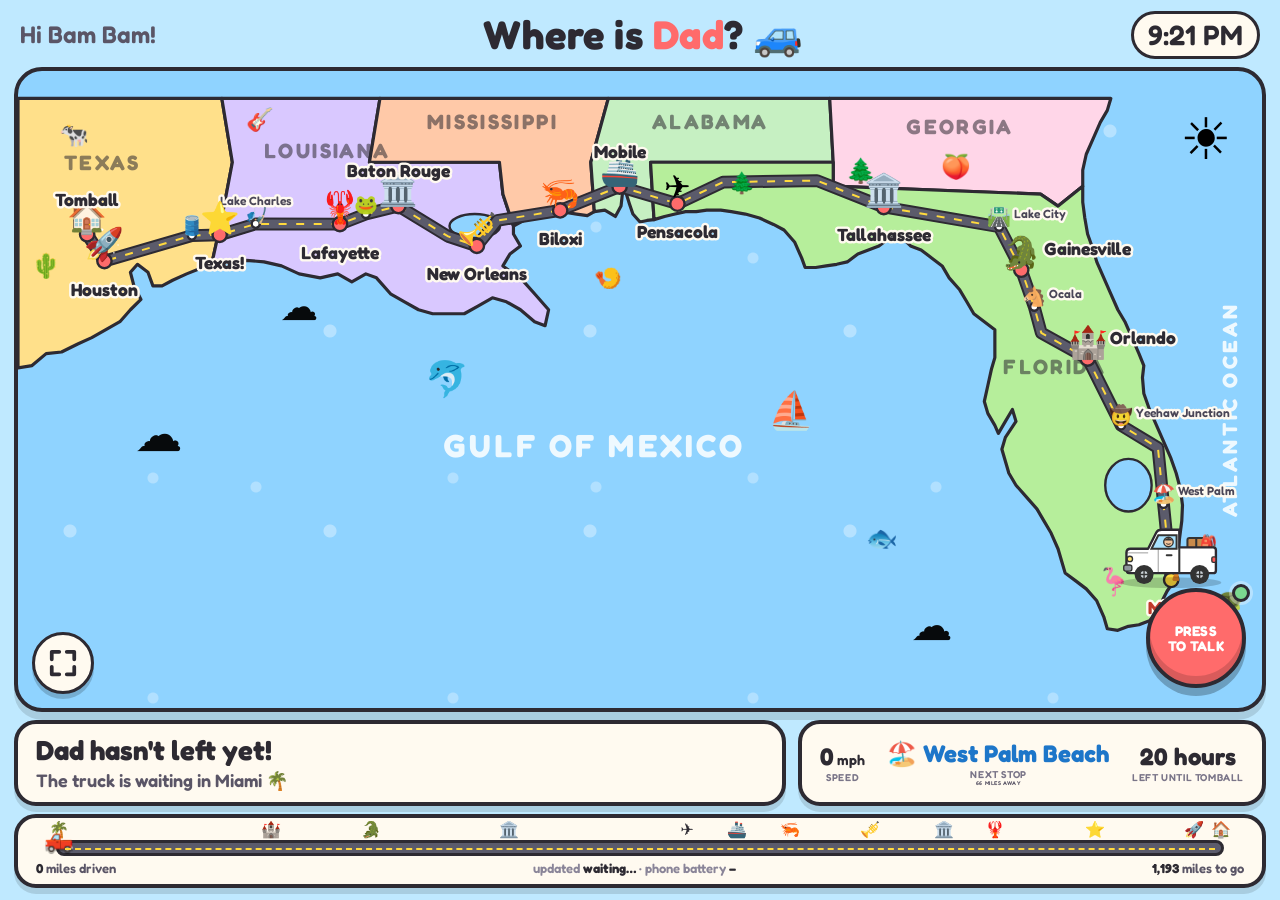
<file: index.html>
<!DOCTYPE html>
<html lang="en">
<head>
  <meta charset="utf-8">
  <title>Where is Dad?</title>
  <meta name="viewport" content="width=device-width, initial-scale=1, viewport-fit=cover, user-scalable=no">
  <meta name="apple-mobile-web-app-capable" content="yes">
  <meta name="apple-mobile-web-app-status-bar-style" content="black-translucent">
  <meta name="apple-mobile-web-app-title" content="Where is Dad?">
  <meta name="theme-color" content="#bfe9ff">
  <link rel="manifest" href="manifest.webmanifest">
  <link rel="icon" href="assets/icon.svg" type="image/svg+xml">
  <link rel="apple-touch-icon" href="assets/apple-touch-icon.png">
  <link rel="preconnect" href="https://fonts.googleapis.com">
  <link rel="preconnect" href="https://fonts.gstatic.com" crossorigin>
  <link href="https://fonts.googleapis.com/css2?family=Fredoka:wght@400;600;700&display=swap" rel="stylesheet">
  <link rel="stylesheet" href="assets/radio.css">
  <link rel="stylesheet" href="assets/style.css">
</head>
<body>
  <div id="app">
    <header>
      <div id="greeting">Hi!</div>
      <h1>Where is <span id="driver-name">Dad</span>? 🚙</h1>
      <div id="clock">--:--</div>
    </header>

    <div id="map-wrap">
      <div id="offline" hidden>📶 Reconnecting…</div>
      <div id="demo-badge" hidden>DEMO TRIP</div>
      <div id="sound-pill" hidden>🔔 Tap anywhere to turn sound on</div>
      <button id="zoom-back" class="pill-btn" type="button" hidden>⬅ Whole trip</button>
      <div id="state-pill" hidden><span id="sp-emoji"></span> <b id="sp-name"></b> <span id="sp-text"></span></div>
      <div id="state-banner" hidden><div class="sb-big">🚚 BEEP BEEP!</div><div class="sb-small">Welcome to <b id="sb-state">Texas</b>!</div></div>
      <svg id="map" xmlns="http://www.w3.org/2000/svg" preserveAspectRatio="xMidYMid meet"></svg>
      <button id="fullmap-btn" class="map-btn" type="button" aria-label="Big map" title="Big map">
        <svg class="ico-expand" viewBox="0 0 24 24" width="30" height="30" fill="none" stroke="currentColor" stroke-width="3" stroke-linecap="round" stroke-linejoin="round"><path d="M9 3H3v6M15 3h6v6M9 21H3v-6M15 21h6v-6"/></svg>
        <svg class="ico-collapse" viewBox="0 0 24 24" width="30" height="30" fill="none" stroke="currentColor" stroke-width="3" stroke-linecap="round" stroke-linejoin="round"><path d="M3 9h6V3M21 9h-6V3M3 15h6v6M21 15h-6v6"/></svg>
      </button>
    </div>

    <div id="dash">
      <div id="where" class="card">
        <h2 id="headline">Looking for Dad…</h2>
        <p id="subline"></p>
        <p id="fact"></p>
      </div>

      <div id="radio" class="card"></div>

      <div id="stats" class="card">
        <div class="stat"><div class="v"><span id="speed">–</span><small> mph</small></div><div class="k">Speed</div></div>
        <div class="stat"><div class="v" id="next-name">–</div><div class="k">Next stop <span id="next-miles"></span></div></div>
        <div class="stat"><div class="v" id="eta">–</div><div class="k" id="eta-label">left until Tomball</div></div>
      </div>

      <div id="progress" class="card">
        <div id="pb">
          <div id="pb-fill"></div>
          <div id="pb-marks"></div>
          <div id="pb-truck">🛻</div>
        </div>
        <div id="pb-text">
          <span><b id="miles-done">0</b> miles driven</span>
          <span class="pb-mid">updated <b id="updated">–</b> · phone battery <b id="battery">–</b></span>
          <span><b id="miles-left">0</b> miles to go</span>
        </div>
      </div>
    </div>
  </div>
  <div id="confetti"></div>

  <script src="assets/config.js"></script>
  <script src="assets/map.js"></script>
  <script src="assets/radio.js"></script>
  <script src="assets/app.js"></script>
  <script>
    window.RADIO.mount(document.getElementById("radio"), { role: "kid", mode: "hold", api: "api/radio.php", reloadOnDeploy: false });
  </script>
</body>
</html>
</file>
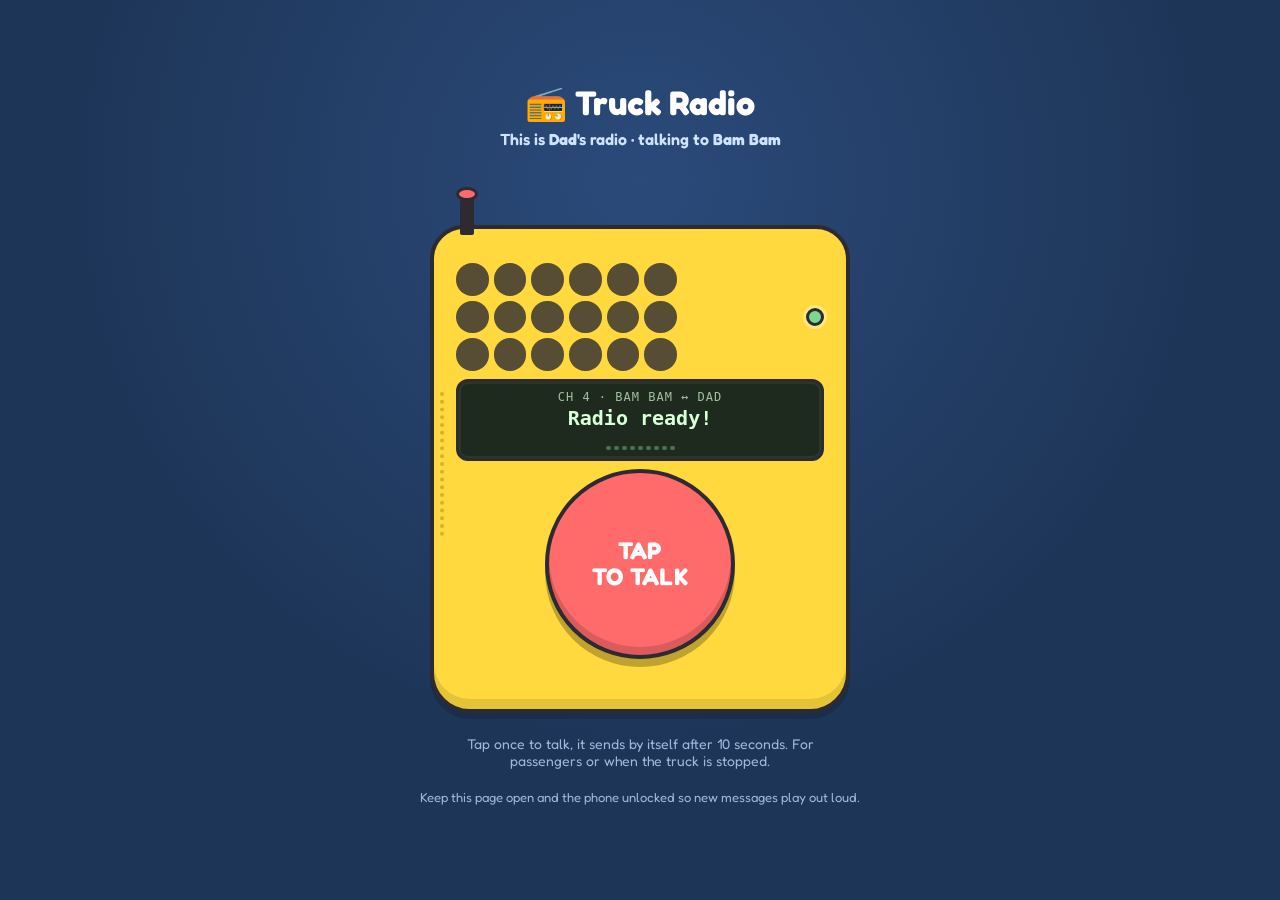
<file: radio/index.html>
<!DOCTYPE html>
<html lang="en">
<head>
  <meta charset="utf-8">
  <title>Truck Radio</title>
  <meta name="viewport" content="width=device-width, initial-scale=1, viewport-fit=cover, user-scalable=no">
  <meta name="apple-mobile-web-app-capable" content="yes">
  <meta name="apple-mobile-web-app-status-bar-style" content="black-translucent">
  <meta name="apple-mobile-web-app-title" content="Truck Radio">
  <meta name="theme-color" content="#1d3557">
  <link rel="icon" href="../assets/icon.svg" type="image/svg+xml">
  <link rel="apple-touch-icon" href="../assets/apple-touch-icon.png">
  <link rel="preconnect" href="https://fonts.googleapis.com">
  <link rel="preconnect" href="https://fonts.gstatic.com" crossorigin>
  <link href="https://fonts.googleapis.com/css2?family=Fredoka:wght@400;600;700&display=swap" rel="stylesheet">
  <link rel="stylesheet" href="../assets/radio.css">
  <style>
    :root { --ink: #2d2a32; --paper: #fffaf0; --red: #ff6b6b; --yellow: #ffd93d; --orange: #ffb347; }
    * { box-sizing: border-box; }
    html, body { height: 100%; margin: 0; }
    body {
      font-family: "Fredoka", "Arial Rounded MT Bold", system-ui, sans-serif; color: var(--ink);
      background: #1d3557 radial-gradient(circle at 50% 20%, #2b4a7a 0, #1d3557 60%);
      display: flex; flex-direction: column; align-items: center; justify-content: center;
      padding: max(16px, env(safe-area-inset-top)) 16px max(16px, env(safe-area-inset-bottom));
      -webkit-user-select: none; user-select: none; -webkit-touch-callout: none;
    }
    h1 { color: #fff; font-size: clamp(22px, 5vw, 34px); margin: 0 0 6px; text-align: center; }
    .who { color: #cfe3ff; font-weight: 600; margin: 0 0 40px; text-align: center; }
    .who a { color: #ffd93d; }
    #radio { width: 100%; max-width: 420px; margin-top: 36px; }
    #radio .walkie { max-width: 420px; padding: 34px 22px 18px; }
    #radio .ptt { width: 190px; height: 190px; font-size: 24px; }
    #radio .scr-status { font-size: 20px; }
    #radio .scr-chan { font-size: 12px; }
    .safety { color: #9fb8dd; font-size: 14px; text-align: center; margin-top: 22px; max-width: 420px; }
    .keepon { color: #9fb8dd; font-size: 13px; text-align: center; margin-top: 6px; }
    @media (max-height: 600px) { .who { margin-bottom: 10px; } #radio { margin-top: 20px; } #radio .ptt { width: 140px; height: 140px; font-size: 18px; } .safety { display: none; } }
  </style>
</head>
<body>
  <h1>📻 Truck Radio</h1>
  <p class="who" id="who"></p>
  <div id="radio"></div>
  <p class="safety">Tap once to talk, it sends by itself after 10 seconds. For passengers or when the truck is stopped.</p>
  <p class="keepon">Keep this page open and the phone unlocked so new messages play out loud.</p>

  <script src="../assets/config.js"></script>
  <script src="../assets/radio.js"></script>
  <script>
    (function () {
      const q = new URLSearchParams(location.search);
      const role = q.get("who") === "kid" ? "kid" : "dad";
      const T = window.TRIP || {};
      const me = role === "dad" ? (T.driverName || "Dad") : (T.kidName || "Bam Bam");
      const them = role === "dad" ? (T.kidName || "Bam Bam") : (T.driverName || "Dad");
      document.getElementById("who").innerHTML = `This is <b>${me}</b>'s radio · talking to <b>${them}</b>` +
        (role === "dad" ? "" : ` · <a href="./">switch to Dad</a>`);
      window.RADIO.mount(document.getElementById("radio"), { role, mode: role === "dad" ? "tap" : "hold", api: "../api/radio.php" });
      // keep the screen awake where supported
      if (navigator.wakeLock) {
        const lock = () => navigator.wakeLock.request("screen").catch(() => {});
        document.addEventListener("click", lock, { once: true });
        document.addEventListener("visibilitychange", () => { if (!document.hidden) lock(); });
      }
    })();
  </script>
</body>
</html>
</file>
<file: assets/radio.css>
/* ============================================================
   Where is Dad?  —  the chubby walkie-talkie
   Used by the #radio card on the map and by /radio/ (Dad's page).
   ============================================================ */
.walkie-root { display: flex; align-items: stretch; justify-content: center; min-width: 0; }
.walkie {
  --body: var(--yellow, #ffd93d);
  position: relative;
  display: flex; flex-direction: column; align-items: center; gap: 8px;
  width: 100%; max-width: 300px;
  background: var(--body);
  border: 4px solid var(--ink, #2d2a32);
  border-radius: 34px 34px 40px 40px;
  padding: 26px 16px 14px;
  box-shadow: inset 0 -10px 0 rgba(0,0,0,.10), 0 6px 0 rgba(0,0,0,.14);
  font-family: inherit;
  -webkit-user-select: none; user-select: none; -webkit-touch-callout: none;
}
.walkie::before {                                   /* side grip stripes */
  content: ""; position: absolute; left: 6px; top: 34%; width: 8px; height: 30%;
  border-left: 4px dotted rgba(0,0,0,.18);
}
.antenna { position: absolute; top: -34px; left: 26px; width: 14px; height: 40px; background: var(--ink, #2d2a32); border-radius: 7px 7px 2px 2px; }
.antenna-tip { position: absolute; top: -42px; left: 22px; width: 22px; height: 14px; background: var(--red, #ff6b6b); border: 3px solid var(--ink, #2d2a32); border-radius: 50%; }

.w-top { width: 100%; display: flex; align-items: center; justify-content: space-between; gap: 10px; }
.grille { display: grid; grid-template-columns: repeat(6, 1fr); gap: 5px; width: 60%; }
.grille i { display: block; aspect-ratio: 1; border-radius: 50%; background: var(--ink, #2d2a32); opacity: .8; }
.led { width: 18px; height: 18px; border-radius: 50%; background: #7bd88f; border: 3px solid var(--ink, #2d2a32); box-shadow: 0 0 0 3px rgba(255,255,255,.35); transition: background .2s; }
.is-receiving .led { background: #ff5a5a; animation: ledBlink .5s steps(2) infinite; }
.is-recording .led { background: #ff5a5a; }
.is-sending .led { background: var(--orange, #ffb347); }
.is-error .led { background: #999; }

.screen {
  width: 100%; background: #1f2a1f; color: #d9ffd9; border: 3px solid var(--ink, #2d2a32); border-radius: 12px;
  padding: 8px 10px; text-align: center; box-shadow: inset 0 0 0 2px rgba(255,255,255,.06);
  font-family: ui-monospace, Menlo, monospace;
}
.scr-chan { font-size: 10px; letter-spacing: 1px; opacity: .7; }
.scr-status { font-size: 15px; font-weight: 700; margin-top: 2px; min-height: 1.3em; font-family: inherit; }
.scr-wave { display: flex; justify-content: center; gap: 3px; height: 14px; margin-top: 4px; align-items: flex-end; opacity: .35; }
.scr-wave b { width: 5px; height: 4px; background: #9dffb0; border-radius: 2px; }
.is-receiving .scr-wave, .is-recording .scr-wave { opacity: 1; }
.is-receiving .scr-wave b, .is-recording .scr-wave b { animation: wave .7s ease-in-out infinite; }
.scr-wave b:nth-child(2n) { animation-delay: .12s; } .scr-wave b:nth-child(3n) { animation-delay: .24s; } .scr-wave b:nth-child(5n) { animation-delay: .36s; }
.is-error .screen { color: #ffd6d6; }

.ptt {
  --p: 0;
  position: relative; width: 132px; height: 132px; border-radius: 50%;
  background: var(--red, #ff6b6b); color: #fff;
  border: 4px solid var(--ink, #2d2a32);
  box-shadow: 0 8px 0 rgba(0,0,0,.25), inset 0 -8px 0 rgba(0,0,0,.15);
  font: inherit; font-weight: 700; font-size: 17px; line-height: 1.1; letter-spacing: .5px;
  cursor: pointer; touch-action: none; -webkit-tap-highlight-color: transparent;
  display: flex; align-items: center; justify-content: center; flex-direction: column;
  transition: transform .08s ease, box-shadow .08s ease;
}
.ptt:active, .is-recording .ptt { transform: translateY(6px); box-shadow: 0 2px 0 rgba(0,0,0,.25), inset 0 -4px 0 rgba(0,0,0,.15); }
.ptt-ring {
  position: absolute; inset: -12px; border-radius: 50%; pointer-events: none;
  background: conic-gradient(var(--ink, #2d2a32) calc(var(--p) * 360deg), transparent 0);
  -webkit-mask: radial-gradient(farthest-side, transparent calc(100% - 8px), #000 calc(100% - 7px));
          mask: radial-gradient(farthest-side, transparent calc(100% - 8px), #000 calc(100% - 7px));
  opacity: 0;
}
.is-recording .ptt-ring { opacity: 1; }
.is-recording .ptt { animation: pttPulse 1s ease-in-out infinite; }
.is-sending .ptt { background: var(--orange, #ffb347); }
.ptt-timer { position: absolute; bottom: 14px; font-size: 13px; opacity: .9; }

.history { display: flex; flex-wrap: wrap; gap: 6px; justify-content: center; min-height: 24px; }
.chip {
  font: inherit; font-size: 12px; font-weight: 600; padding: 3px 9px; border-radius: 999px;
  border: 2px solid var(--ink, #2d2a32); background: var(--paper, #fffaf0); color: var(--ink, #2d2a32); cursor: pointer;
}
.chip.theirs { background: #dff3ff; }
.chip small { opacity: .6; font-weight: 500; }

@keyframes ledBlink { to { background: #ffb3b3; } }
@keyframes wave { 0%,100% { height: 4px; } 50% { height: 14px; } }
@keyframes pttPulse { 0%,100% { filter: brightness(1); } 50% { filter: brightness(1.15); } }

/* ---------- compact (horizontal) variant: portrait phones, short screens ---------- */
.walkie.compact, .compact .walkie {
  flex-direction: row; flex-wrap: wrap; max-width: none; padding: 14px 14px 12px 18px; gap: 8px 14px; border-radius: 28px;
}
.compact .w-top { width: auto; flex: 0 0 auto; order: 1; }
.compact .grille { width: 70px; }
.compact .screen { flex: 1 1 140px; order: 2; }
.compact .ptt { order: 3; width: 92px; height: 92px; font-size: 13px; }
.compact .history { order: 4; width: 100%; }
.compact .antenna { top: -26px; height: 32px; }
.compact .antenna-tip { top: -34px; }
</file>
<file: assets/style.css>
/* ============================================================
   Where is Dad?  —  looks
   Big, bright, rounded. Built for a wall-mounted iPad.
   ============================================================ */
:root {
  --sky: #bfe9ff;
  --water: #8fd3ff;
  --ink: #2d2a32;
  --paper: #fffaf0;
  --road: #5b5b6b;
  --yellow: #ffd93d;
  --red: #ff6b6b;
  --green: #6bd47a;
  --blue: #4cb5ff;
  --purple: #b48bff;
  --orange: #ffb347;
}
* { box-sizing: border-box; }
[hidden] { display: none !important; }
html, body { height: 100%; margin: 0; }
body {
  font-family: "Fredoka", "Arial Rounded MT Bold", "Nunito", system-ui, sans-serif;
  color: var(--ink);
  background: var(--sky);
  overflow: hidden;
  -webkit-user-select: none; user-select: none;
  -webkit-touch-callout: none;
}

/* ---------- layout ---------- */
#app {
  display: flex; flex-direction: column;
  height: 100vh; height: 100dvh;
  padding: 10px 14px 12px;
  gap: 8px;
}
header {
  display: flex; align-items: center; justify-content: space-between;
  padding: 0 6px;
}
header h1 { margin: 0; font-size: clamp(22px, 3.4vw, 40px); font-weight: 700; letter-spacing: .5px; }
header h1 span { color: var(--red); }
#greeting { font-size: clamp(16px, 2vw, 24px); font-weight: 600; color: #5a5566; }
#clock { font-size: clamp(18px, 2.4vw, 28px); font-weight: 600; background: var(--paper); padding: 4px 14px; border-radius: 999px; border: 3px solid var(--ink); }

#map-wrap {
  flex: 1 1 auto; min-height: 0;
  background: var(--water);
  border: 4px solid var(--ink);
  border-radius: 28px;
  overflow: hidden; position: relative;
  box-shadow: 0 8px 0 rgba(0,0,0,.12);
  background-image: radial-gradient(circle at 20% 30%, rgba(255,255,255,.35) 0 6px, transparent 7px),
                    radial-gradient(circle at 70% 60%, rgba(255,255,255,.3) 0 5px, transparent 6px),
                    radial-gradient(circle at 45% 85%, rgba(255,255,255,.3) 0 5px, transparent 6px);
  background-size: 260px 200px, 340px 260px, 300px 220px;
}
#map { width: 100%; height: 100%; display: block; --kz: 1; }   /* --kz shrinks labels/strokes while zoomed in */

/* ---------- map art ---------- */
.state { stroke: var(--ink); stroke-width: calc(4px / var(--kz)); stroke-linejoin: round; cursor: pointer; transition: opacity .5s; }
.state.dim { opacity: .55; }
.state-name { font-weight: 700; font-size: calc(var(--fs) / var(--kz)); fill: rgba(45,42,50,.55); text-anchor: middle; letter-spacing: 3px; pointer-events: none; }
.lake { fill: var(--water); stroke: var(--ink); stroke-width: calc(3px / var(--kz)); pointer-events: none; }
.sea-name { font-weight: 700; font-size: calc(var(--fs) / var(--kz)); fill: rgba(255,255,255,.85); text-anchor: middle; letter-spacing: 4px; pointer-events: none; }
.road-edge { fill: none; stroke: var(--ink); stroke-width: calc(16px / var(--kz)); stroke-linejoin: round; stroke-linecap: round; pointer-events: none; }
.road { fill: none; stroke: var(--road); stroke-width: calc(11px / var(--kz)); stroke-linejoin: round; stroke-linecap: round; pointer-events: none; }
.road-dash { fill: none; stroke: var(--yellow); stroke-width: calc(2.5px / var(--kz)); stroke-dasharray: 10 12; stroke-linejoin: round; pointer-events: none; }
.trail { fill: none; stroke: var(--orange); stroke-width: calc(5px / var(--kz)); stroke-dasharray: 1 10; stroke-linecap: round; opacity: .9; pointer-events: none; }
.landmark { pointer-events: none; }
.landmark .pin { r: calc(var(--r) / var(--kz)); }
.lm-emoji, .lm-name { font-size: calc(var(--fs) / var(--kz)); }

.landmark .pin { fill: var(--red); stroke: var(--ink); stroke-width: calc(3px / var(--kz)); }
.landmark.minor .pin { fill: #fff; }
.landmark .lm-name { font-weight: 700; fill: var(--ink); paint-order: stroke; stroke: var(--paper); stroke-width: calc(6px / var(--kz)); stroke-linejoin: round; }
.landmark.minor .lm-name { font-weight: 600; fill: #4a4657; }
.landmark.minor .lm-emoji { opacity: .95; }
.landmark.active .pin { fill: var(--yellow); animation: pulse 1.2s ease-in-out infinite; transform-box: fill-box; transform-origin: center; }
.landmark.active .lm-emoji { animation: hop .9s ease-in-out infinite; transform-box: fill-box; transform-origin: 50% 100%; }
.landmark.active .lm-name { fill: #c0392b; }

.doodle { pointer-events: none; font-size: calc(var(--fs) / var(--kz)); }
.doodle.bob { animation: bob 3s ease-in-out infinite; transform-box: fill-box; transform-origin: center; }
.doodle.bob.slow { animation-duration: 5s; }
.doodle.sun { animation: spin 40s linear infinite; transform-box: fill-box; transform-origin: center; }
.doodle.cloud { opacity: .95; animation: drift 60s linear infinite; }
.doodle.cloud.c2 { animation-duration: 85s; animation-delay: -30s; }
.doodle.cloud.c3 { animation-duration: 70s; animation-delay: -50s; }

/* ---------- truck ---------- */
.truck-pos { transition: transform 3s linear; }
.truck .tap-target { pointer-events: all; cursor: pointer; }
.truck-hop { transform-box: fill-box; transform-origin: 50% 100%; }
.truck-hop.hop { animation: truckHop .75s cubic-bezier(.25,1.5,.5,1) both; }
@keyframes truckHop {
  0%   { transform: translateY(0) scale(1, 1); }
  15%  { transform: translateY(0) scale(1.15, .8); }
  45%  { transform: translateY(-48px) scale(.92, 1.12); }
  70%  { transform: translateY(0) scale(1.08, .9); }
  85%  { transform: translateY(-8px) scale(1, 1); }
  100% { transform: translateY(0) scale(1, 1); }
}
.truck .paint { fill: #ffffff; stroke: var(--ink); stroke-width: 3.5; stroke-linejoin: round; }
.truck .shadow { fill: rgba(0,0,0,.18); }
.truck .puff { fill: rgba(255,255,255,.85); stroke: rgba(45,42,50,.35); stroke-width: 2; opacity: 0; }
.truck.moving .puff { animation: puff 1.4s ease-out infinite; }
.truck.moving .puff.p2 { animation-delay: .45s; }
.truck.moving .puff.p3 { animation-delay: .9s; }
.truck.moving .body-bounce { animation: jiggle .35s ease-in-out infinite; }
.truck.moving .spokes { animation: spin .5s linear infinite; transform-box: fill-box; transform-origin: center; }
body.stale .truck { opacity: .75; }
body.stale .truck .paint { fill: #eef0f3; }

/* ---------- dashboard ---------- */
#dash {
  flex: 0 0 auto;
  display: grid;
  grid-template-columns: 1.25fr 0.72fr 1fr;
  grid-template-rows: auto auto;
  gap: 10px 14px;
}
#progress { grid-column: 1 / -1; }
#radio.card { padding: 30px 10px 10px; display: flex; align-items: stretch; justify-content: center; background: var(--paper); overflow: visible; }
#radio .walkie { max-width: 260px; padding-top: 18px; }
#radio .ptt { width: 112px; height: 112px; font-size: 15px; }
#radio .grille { width: 56%; }
#radio .history { display: none; }              /* keep the map card tidy; chips live on /radio/ */
#radio .antenna { top: -30px; height: 36px; }
#radio .antenna-tip { top: -38px; }
.card {
  background: var(--paper);
  border: 4px solid var(--ink);
  border-radius: 22px;
  padding: 12px 18px;
  box-shadow: 0 6px 0 rgba(0,0,0,.12);
}
#where { display: flex; flex-direction: column; justify-content: center; min-height: 0; }
#headline { font-size: clamp(24px, 3.6vw, 46px); font-weight: 700; line-height: 1.12; margin: 0; }
#subline { font-size: clamp(16px, 2vw, 26px); font-weight: 600; color: #5a5566; margin: 6px 0 0; }
#fact { font-size: clamp(14px, 1.7vw, 22px); margin: 8px 0 0; color: #3f3b4a; background: #fff3c4; border-radius: 12px; padding: 6px 12px; display: inline-block; }

#stats { display: grid; grid-template-columns: 0.8fr 1.3fr 1fr; gap: 8px; padding: 10px 12px; align-items: center; }
.stat { text-align: center; }
.stat .v { font-size: clamp(18px, 2.2vw, 30px); font-weight: 700; line-height: 1.05; overflow-wrap: anywhere; }
.stat .k { font-size: clamp(11px, 1.2vw, 15px); font-weight: 600; text-transform: uppercase; letter-spacing: 1px; color: #7a7588; margin-top: 2px; }
.stat .v small { font-size: 60%; font-weight: 600; }
#next-name { color: #1d76c9; }
#next-miles { display:block; font-size: 55%; font-weight: 600; color: #5a5566; }

#progress { padding: 10px 18px 8px; }
#pb { position: relative; height: 22px; background: var(--road); border: 3px solid var(--ink); border-radius: 999px; margin: 22px 26px 6px; }
#pb::after { content: ""; position: absolute; inset: 7px 6px; border-top: 3px dashed var(--yellow); }
#pb-fill { position: absolute; left: 0; top: 0; bottom: 0; background: var(--green); border-radius: 999px; transition: width 3s linear; }
#pb-marks { position: absolute; inset: 0; }
.pb-mark { position: absolute; top: -30px; transform: translateX(-50%); font-size: 20px; line-height: 1; }
#pb-truck { position: absolute; top: -20px; transform: translateX(-50%); font-size: 30px; line-height: 1; transition: left 3s linear; filter: drop-shadow(0 2px 0 rgba(0,0,0,.3)); }
#pb-text { display: flex; justify-content: space-between; gap: 12px; font-weight: 600; font-size: clamp(12px, 1.4vw, 17px); color: #5a5566; white-space: nowrap; }
.pb-mid { color: #8a8598; }
#pb-text b { color: var(--ink); }

/* ---------- little badges ---------- */
#offline, #demo-badge {
  position: absolute; top: 12px; left: 16px; z-index: 5;
  background: var(--yellow); border: 3px solid var(--ink); border-radius: 999px;
  padding: 4px 12px; font-weight: 700; font-size: 15px;
}
#demo-badge { background: var(--purple); color: #fff; }

/* ---------- big-map button + map-only mode ---------- */
.map-btn {
  position: absolute; left: 14px; bottom: 14px; z-index: 6;
  width: 62px; height: 62px; border-radius: 50%;
  background: var(--paper); color: var(--ink);
  border: 3px solid var(--ink); box-shadow: 0 5px 0 rgba(0,0,0,.18);
  display: flex; align-items: center; justify-content: center;
  cursor: pointer; -webkit-tap-highlight-color: transparent; touch-action: manipulation;
  transition: transform .15s ease;
}
.map-btn:active { transform: translateY(3px); box-shadow: 0 2px 0 rgba(0,0,0,.18); }
.map-btn .ico-collapse { display: none; }
body.fullmap .map-btn .ico-expand { display: none; }
body.fullmap .map-btn .ico-collapse { display: block; }
body.fullmap .map-btn { background: var(--yellow); }

body.fullmap #app { display: block; padding: 0; gap: 0; height: 100vh; height: 100dvh; }
body.fullmap header, body.fullmap #dash { display: none; }
/* in big-map mode the walkie-talkie shrinks to a floating button, bottom-right */
body.fullmap #dash { display: contents; }
body.fullmap #where, body.fullmap #stats, body.fullmap #progress { display: none; }
body.fullmap #radio.card {
  position: fixed; right: max(14px, env(safe-area-inset-right)); bottom: max(14px, env(safe-area-inset-bottom)); z-index: 6;
  padding: 0; border: 0; box-shadow: none; background: transparent; width: auto;
}
body.fullmap #radio .walkie { background: transparent; border: 0; box-shadow: none; padding: 0; gap: 0; width: auto; }
body.fullmap #radio .walkie::before, body.fullmap #radio .antenna, body.fullmap #radio .antenna-tip,
body.fullmap #radio .grille, body.fullmap #radio .history { display: none; }
body.fullmap #radio .w-top { position: absolute; right: -4px; top: -4px; width: auto; }
body.fullmap #radio .screen { position: absolute; right: 0; bottom: 100%; margin-bottom: 10px; width: 220px; display: none; }
body.fullmap #radio .walkie.is-recording .screen, body.fullmap #radio .walkie.is-receiving .screen,
body.fullmap #radio .walkie.is-sending .screen, body.fullmap #radio .walkie.is-error .screen { display: block; }
body.fullmap #radio .ptt { width: 96px; height: 96px; font-size: 13px; }
body.fullmap #map-wrap {
  width: 100%; height: 100%; min-height: 0; flex: none; aspect-ratio: auto;
  border: 0; border-radius: 0; box-shadow: none;
}
body.fullmap #offline, body.fullmap #demo-badge { top: max(12px, env(safe-area-inset-top)); left: max(16px, env(safe-area-inset-left)); }
body.fullmap .map-btn { left: max(14px, env(safe-area-inset-left)); bottom: max(14px, env(safe-area-inset-bottom)); }
body.fullmap .pill-btn { right: max(16px, env(safe-area-inset-right)); top: max(12px, env(safe-area-inset-top)); }
body.fullmap #state-pill { bottom: max(16px, env(safe-area-inset-bottom)); }

/* ---------- state close-up ---------- */
.pill-btn {
  position: absolute; right: 16px; top: 12px; z-index: 6;
  background: var(--paper); color: var(--ink); border: 3px solid var(--ink); border-radius: 999px;
  padding: 8px 16px; font: inherit; font-weight: 700; font-size: 17px; cursor: pointer;
  box-shadow: 0 4px 0 rgba(0,0,0,.15); -webkit-tap-highlight-color: transparent;
}
#state-pill {
  position: absolute; left: 50%; bottom: 16px; transform: translateX(-50%); z-index: 6;
  max-width: min(92%, 760px); background: var(--paper); border: 4px solid var(--ink); border-radius: 22px;
  padding: 10px 18px; font-size: clamp(14px, 1.9vw, 22px); font-weight: 600; text-align: center;
  box-shadow: 0 6px 0 rgba(0,0,0,.15); animation: bannerIn .5s cubic-bezier(.2,1.4,.4,1) both;
}
#state-pill b { font-size: 115%; }
#state-pill b::after { content: " · "; font-weight: 400; color: #5a5566; }
#sp-emoji { font-size: 130%; }

/* ---------- state-line banner + sound pill ---------- */
#sound-pill {
  position: absolute; right: 16px; bottom: 16px; z-index: 6;
  background: var(--paper); border: 3px solid var(--ink); border-radius: 999px;
  padding: 4px 12px; font-weight: 700; font-size: 15px; animation: wiggle 2s ease-in-out infinite;
}
#state-banner {
  position: absolute; left: 50%; top: 18%; transform: translate(-50%, 0); z-index: 7;
  background: var(--yellow); border: 5px solid var(--ink); border-radius: 28px;
  padding: 14px 34px; text-align: center; box-shadow: 0 8px 0 rgba(0,0,0,.18);
  animation: bannerIn .5s cubic-bezier(.2,1.4,.4,1) both;
  pointer-events: none;
}
#state-banner .sb-big { font-size: clamp(28px, 5vw, 56px); font-weight: 700; line-height: 1.05; }
#state-banner .sb-small { font-size: clamp(18px, 3vw, 34px); font-weight: 600; margin-top: 4px; }
#state-banner .sb-small b { color: #c0392b; }
#state-banner.out { animation: bannerOut .4s ease-in both; }
@keyframes bannerIn { from { transform: translate(-50%, -40px) scale(.6); opacity: 0; } to { transform: translate(-50%, 0) scale(1); opacity: 1; } }
@keyframes bannerOut { to { transform: translate(-50%, -30px) scale(.8); opacity: 0; } }
@keyframes wiggle { 0%,100% { transform: rotate(0); } 25% { transform: rotate(-4deg); } 75% { transform: rotate(4deg); } }

/* ---------- confetti ---------- */
#confetti { position: fixed; inset: 0; pointer-events: none; overflow: hidden; z-index: 10; }
#confetti i { position: absolute; top: -20px; width: 12px; height: 18px; border-radius: 3px; opacity: 0; animation: fall 6s linear infinite; }
body.arrived #headline { color: #c0392b; animation: party 1s ease-in-out infinite; }

/* ---------- animations ---------- */
@keyframes bob { 0%,100% { transform: translateY(0); } 50% { transform: translateY(-6px); } }
@keyframes hop { 0%,100% { transform: scale(1); } 50% { transform: scale(1.18); } }
@keyframes pulse { 0%,100% { transform: scale(1); } 50% { transform: scale(1.5); } }
@keyframes spin { to { transform: rotate(360deg); } }
@keyframes drift { from { transform: translateX(-80px); } to { transform: translateX(160px); } }
@keyframes jiggle { 0%,100% { transform: translateY(0); } 50% { transform: translateY(-2px); } }
@keyframes puff { 0% { opacity: .9; transform: translate(0,0) scale(.6); } 100% { opacity: 0; transform: translate(26px,-18px) scale(1.5); } }
@keyframes fall { 0% { transform: translateY(0) rotate(0); opacity: 1; } 100% { transform: translateY(110vh) rotate(720deg); opacity: .8; } }
@keyframes party { 0%,100% { transform: scale(1); } 50% { transform: scale(1.04); } }

/* ---------- portrait iPad ---------- */
@media (orientation: portrait) {
  #map-wrap { flex: 0 0 auto; aspect-ratio: 1560 / 730; }
  #dash { flex: 1 1 auto; min-height: 0; grid-template-columns: 1fr; grid-template-rows: 1fr auto auto auto; }
  #radio.card { padding: 22px 14px 12px; }
  #radio .walkie { max-width: none; }
  #radio .history { display: flex; }
  #where { padding: 20px 24px; }
  #headline { font-size: clamp(28px, 6.5vw, 64px); }
  #subline { font-size: clamp(18px, 3vw, 30px); }
  #fact { font-size: clamp(16px, 2.4vw, 26px); }
  #stats { padding: 14px 12px; }
  .stat .v { font-size: clamp(22px, 3.4vw, 36px); }
  #progress { padding: 14px 18px 12px; }
}

/* ---------- wide but short screens (phone in landscape, small browser window) ---------- */
@media (orientation: landscape) and (max-height: 640px) {
  #app { display: grid; grid-template-columns: 1.5fr 1fr; grid-template-rows: auto minmax(0, 1fr); gap: 6px 10px; padding: 6px 10px 8px; }
  header { grid-column: 1 / -1; }
  header h1 { font-size: 22px; }
  #greeting { font-size: 15px; }
  #clock { font-size: 17px; padding: 2px 10px; border-width: 2px; }
  #map-wrap { min-height: 0; border-radius: 18px; border-width: 3px; }
  #dash { display: grid; grid-template-columns: 1fr; grid-template-rows: minmax(0, 1fr) auto auto auto; gap: 6px; min-height: 0; }
  #progress { grid-column: auto; }
  #radio.card { padding: 6px 8px; }
  #radio .walkie { padding: 8px 10px; gap: 4px 10px; }
  #radio .ptt { width: 64px; height: 64px; font-size: 10px; }
  #radio .screen { padding: 4px 8px; } #radio .scr-status { font-size: 12px; } #radio .scr-wave { display: none; }
  #radio .antenna, #radio .antenna-tip { display: none; }
  .card { padding: 6px 12px; border-radius: 14px; border-width: 3px; box-shadow: 0 4px 0 rgba(0,0,0,.12); }
  #where { overflow: hidden; }
  #headline { font-size: clamp(17px, 5.2vh, 30px); }
  #subline { font-size: clamp(12px, 3.4vh, 18px); margin-top: 3px; }
  #fact { font-size: clamp(11px, 3vh, 15px); padding: 3px 8px; margin-top: 4px; }
  #stats { grid-template-columns: 0.8fr 1.4fr 1fr; padding: 6px 8px; gap: 4px; }
  .stat .v { font-size: clamp(14px, 4vh, 20px); }
  .stat .k { font-size: 10px; letter-spacing: .5px; }
  #next-miles { font-size: 60%; }
  #pb { height: 14px; margin: 18px 14px 4px; border-width: 2px; }
  #pb::after { inset: 4px 5px; border-top-width: 2px; }
  .pb-mark { font-size: 14px; top: -20px; }
  #pb-truck { font-size: 20px; top: -14px; }
  #pb-text { font-size: 11px; gap: 6px; }
  .pb-mid { display: none; }
}

/* ---------- narrow phones in portrait ---------- */
@media (orientation: portrait) and (max-width: 520px) {
  #state-pill { display: none !important; }   /* the map is too small for it here */
  #app { padding: 8px 8px 10px; gap: 8px; }
  header { gap: 6px; }
  header h1 { font-size: 20px; }
  #greeting { display: none; }
  #clock { font-size: 15px; padding: 2px 10px; border-width: 2px; }
  #dash, .card { min-width: 0; }
  .card { padding: 10px 14px; border-radius: 16px; border-width: 3px; }
  #radio.card { padding: 18px 10px 10px; }
  #radio .ptt { width: 84px; height: 84px; font-size: 12px; }
  #where { padding: 14px 16px; }
  #headline { font-size: clamp(20px, 6.5vw, 30px); }
  #subline { font-size: clamp(14px, 4.2vw, 18px); }
  #fact { font-size: clamp(12px, 3.6vw, 15px); }
  #stats { grid-template-columns: 0.8fr 1.4fr 1fr; gap: 4px; padding: 8px 6px; }
  .stat .v { font-size: clamp(15px, 4.6vw, 22px); }
  .stat .k { font-size: 9px; letter-spacing: .5px; }
  #pb { height: 14px; margin: 18px 12px 4px; border-width: 2px; }
  #pb::after { inset: 4px 5px; border-top-width: 2px; }
  .pb-mark { font-size: 14px; top: -20px; }
  #pb-truck { font-size: 20px; top: -14px; }
  #pb-text { font-size: 11px; white-space: normal; flex-wrap: wrap; justify-content: space-between; gap: 2px 8px; }
  .pb-mid { width: 100%; text-align: center; order: 3; }
}

/* the map card's walkie-talkie goes horizontal on portrait and short screens */
@media (orientation: portrait), (orientation: landscape) and (max-height: 640px) {
  #radio .walkie { flex-direction: row; flex-wrap: wrap; max-width: none; padding: 14px 14px 12px 18px; gap: 8px 14px; border-radius: 28px; }
  #radio .w-top { width: auto; flex: 0 0 auto; order: 1; }
  #radio .grille { width: 70px; }
  #radio .screen { flex: 1 1 140px; order: 2; }
  #radio .ptt { order: 3; }
  #radio .history { order: 4; width: 100%; }
}

/* short landscape: the radio card must stay small so the headline card keeps its room */
@media (orientation: landscape) and (max-height: 640px) {
  #dash { grid-template-rows: minmax(0, 1fr) auto auto auto; }
  #radio.card { padding: 4px 8px; }
  #radio .walkie { padding: 6px 10px 6px 14px; gap: 4px 10px; border-radius: 18px; align-items: center; }
  #radio .grille { width: 46px; gap: 3px; }
  #radio .led { width: 12px; height: 12px; border-width: 2px; }
  #radio .screen { padding: 3px 8px; border-width: 2px; }
  #radio .scr-chan { display: none; }
  #radio .scr-status { font-size: 12px; min-height: 1.2em; }
  #radio .scr-wave { display: none; }
  #radio .ptt { width: 58px; height: 58px; font-size: 9px; border-width: 3px; box-shadow: 0 4px 0 rgba(0,0,0,.25), inset 0 -4px 0 rgba(0,0,0,.15); }
  #radio .ptt-timer { bottom: 4px; font-size: 9px; }
  #radio .history { display: none; }
  #radio .antenna, #radio .antenna-tip, #radio .walkie::before { display: none; }
}

/* narrow portrait phones: one-row walkie-talkie */
@media (orientation: portrait) and (max-width: 520px) {
  #radio.card { padding: 6px 8px; }
  #radio .walkie { flex-wrap: nowrap; padding: 8px 10px 8px 14px; gap: 10px; border-radius: 20px; align-items: center; }
  #radio .grille, #radio .history, #radio .antenna, #radio .antenna-tip, #radio .walkie::before, #radio .scr-wave { display: none; }
  #radio .w-top { order: 3; }
  #radio .screen { order: 1; padding: 6px 8px; }
  #radio .scr-chan { display: none; }
  #radio .scr-status { font-size: 13px; }
  #radio .ptt { order: 2; width: 72px; height: 72px; font-size: 10px; flex: 0 0 auto; }
}

/* short landscape (phone sideways): the radio floats over the map like in big-map mode */
@media (orientation: landscape) and (max-height: 640px) {
  #dash { grid-template-rows: minmax(0, 1fr) auto auto; }
  #radio.card {                       /* floats over the map's bottom-right corner (the map is the left 60%) */
    position: fixed; right: calc(40% + 26px); bottom: 26px; z-index: 6;
    padding: 0; border: 0; box-shadow: none; background: transparent; width: auto;
  }
  #radio .walkie { background: transparent; border: 0; box-shadow: none; padding: 0; gap: 0; width: auto; flex-wrap: nowrap; }
  #radio .walkie::before, #radio .antenna, #radio .antenna-tip, #radio .grille, #radio .history { display: none; }
  #radio .w-top { position: absolute; right: -4px; top: -4px; width: auto; }
  #radio .screen { position: absolute; right: 0; bottom: 100%; margin-bottom: 8px; width: 200px; display: none; }
  #radio .walkie.is-recording .screen, #radio .walkie.is-receiving .screen, #radio .walkie.is-sending .screen, #radio .walkie.is-error .screen { display: block; }
  #radio .ptt { width: 74px; height: 74px; font-size: 11px; }
}

/* ============================================================
   Tablet landscape (the wall iPad): map on top, one thin strip below.
   Headline + stats share a row, progress bar under them, walkie-talkie
   floats over the map's bottom-right corner.
   ============================================================ */
@media (orientation: landscape) and (min-height: 641px) {
  #dash { grid-template-columns: 1fr auto; grid-template-rows: auto auto; gap: 8px 12px; height: 168px; }
  #where { grid-column: 1; display: block; padding: 10px 18px; min-width: 0; overflow: hidden; }
  #headline { font-size: clamp(18px, 2.15vw, 28px); white-space: nowrap; overflow: hidden; text-overflow: ellipsis; line-height: 1.15; }
  #subline { font-size: clamp(13px, 1.5vw, 18px); margin: 3px 0 0; white-space: nowrap; overflow: hidden; text-overflow: ellipsis; }
  #fact { display: none; }
  #stats { grid-column: 2; display: flex; gap: 22px; padding: 8px 18px; align-items: center; }
  .stat .v { font-size: clamp(16px, 1.9vw, 24px); white-space: nowrap; }
  .stat .k { font-size: 10px; letter-spacing: .6px; }
  #next-miles { font-size: 55%; }
  #progress { grid-column: 1 / -1; padding: 6px 18px 6px; }
  #pb { height: 16px; margin: 16px 20px 4px; }
  #pb::after { inset: 5px 6px; border-top-width: 2px; }
  .pb-mark { font-size: 16px; top: -22px; }
  #pb-truck { font-size: 24px; top: -16px; }
  #pb-text { font-size: 13px; }

  /* the walkie-talkie floats over the map (same treatment as big-map mode) */
  #radio.card {
    position: fixed; right: 34px; bottom: calc(168px + 44px); z-index: 6;
    padding: 0; border: 0; box-shadow: none; background: transparent; width: auto;
  }
  #radio .walkie { background: transparent; border: 0; box-shadow: none; padding: 0; gap: 0; width: auto; flex-direction: column; flex-wrap: nowrap; }
  #radio .walkie::before, #radio .antenna, #radio .antenna-tip, #radio .grille, #radio .history { display: none; }
  #radio .w-top { position: absolute; right: -4px; top: -4px; width: auto; }
  #radio .screen { position: absolute; right: 0; bottom: 100%; margin-bottom: 10px; width: 230px; display: none; }
  #radio .walkie.is-recording .screen, #radio .walkie.is-receiving .screen,
  #radio .walkie.is-sending .screen, #radio .walkie.is-error .screen { display: block; }
  #radio .ptt { width: 100px; height: 100px; font-size: 14px; }

  /* keep the corners of the map free for the buttons */
  #sound-pill { right: auto; bottom: auto; left: 50%; top: 12px; transform: translateX(-50%); }
}
</file>
